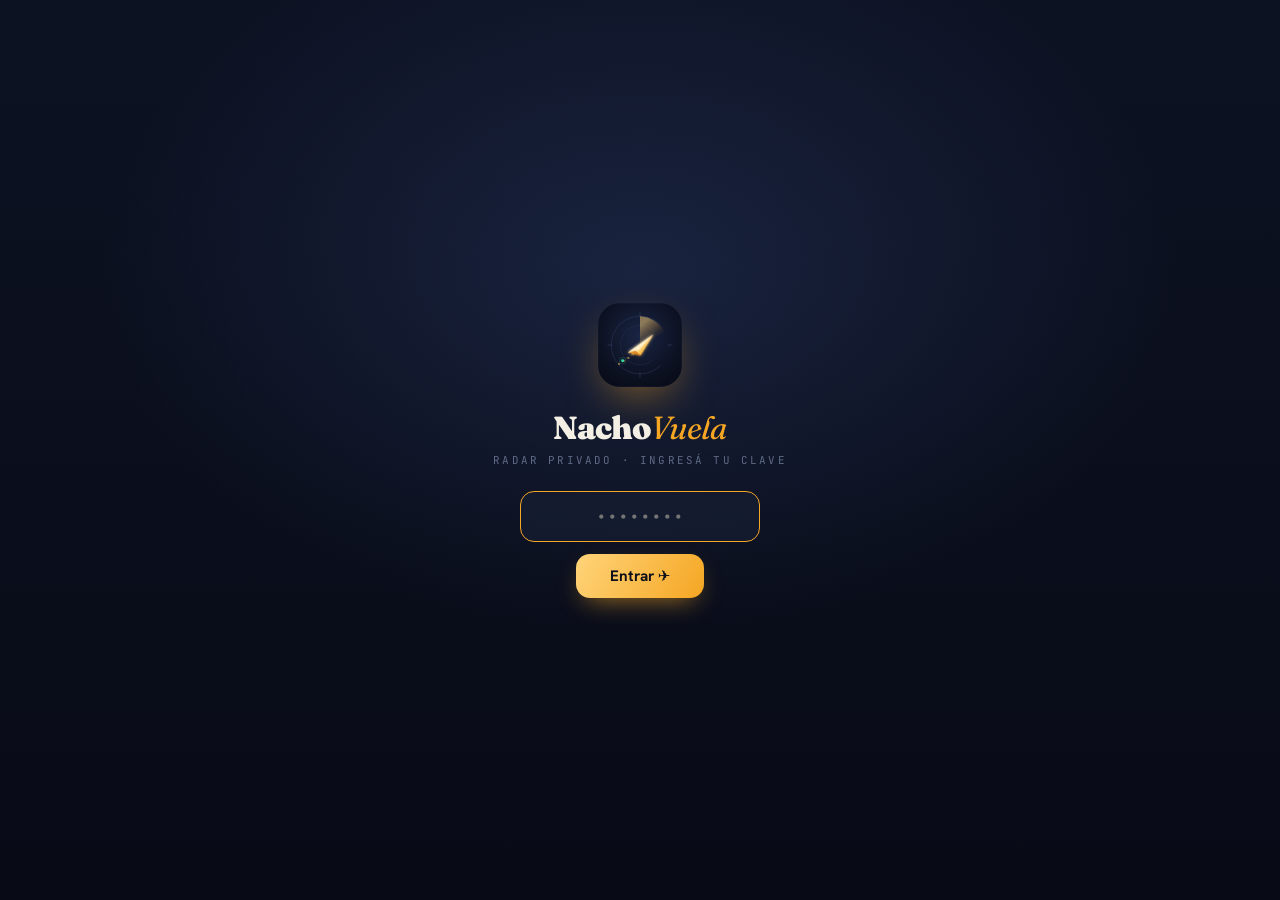
<file: index.html>
<!doctype html>
<html lang="es">
<head>
<meta charset="utf-8">
<meta name="viewport" content="width=device-width, initial-scale=1, viewport-fit=cover">
<meta name="theme-color" content="#070a13">
<title>NachoVuela — la terminal</title>
<link rel="manifest" href="manifest.webmanifest">
<link rel="icon" href="assets/logo-mark.svg">
<link rel="apple-touch-icon" href="assets/logo-mark.svg">
<meta name="apple-mobile-web-app-capable" content="yes">
<meta name="apple-mobile-web-app-status-bar-style" content="black-translucent">
<meta name="apple-mobile-web-app-title" content="NachoVuela">
<link rel="preconnect" href="https://fonts.googleapis.com">
<link rel="preconnect" href="https://fonts.gstatic.com" crossorigin>
<link href="https://fonts.googleapis.com/css2?family=Fraunces:opsz,wght@9..144,400;9..144,600;9..144,900&family=Hanken+Grotesk:wght@400;500;600;700&family=JetBrains+Mono:wght@500;700;800&display=swap" rel="stylesheet">
<link rel="stylesheet" href="styles.css">
<link rel="stylesheet" href="mundo/mundo.css">
</head>
<body class="mundo">

<!-- Puerta de entrada -->
<div class="lock" id="lock" hidden>
  <div class="lock__box">
    <img src="assets/logo-mark.svg" alt="" width="84" height="84" class="lock__logo">
    <div class="lock__name">Nacho<em>Vuela</em></div>
    <p class="lock__sub">radar privado · ingresá tu clave</p>
    <form id="lockForm" autocomplete="off">
      <input type="password" id="lockPin" class="lock__input" placeholder="••••••••" inputmode="text" autocomplete="off">
      <button type="submit" class="lock__btn">Entrar ✈</button>
    </form>
    <p class="lock__err" id="lockErr" hidden>Clave incorrecta, probá de nuevo</p>
  </div>
</div>

<!-- El mundo 3D: la terminal vista desde la butaca de Nacho -->
<canvas id="mundo3d" aria-hidden="true"></canvas>

<!-- Paneles de las estaciones, proyectados sobre el 3D -->
<div id="estaciones"></div>

<!-- La visera de tu gorra: asoma arriba, como en primera persona -->
<div id="visera" aria-hidden="true">
  <svg viewBox="0 0 900 120" preserveAspectRatio="none">
    <defs><linearGradient id="vg" x1="0" x2="0" y1="0" y2="1"><stop offset="0" stop-color="#1c2b55"/><stop offset="1" stop-color="#0d1530"/></linearGradient></defs>
    <path d="M0,0 H900 V38 C760,118 140,118 0,38 Z" fill="url(#vg)"/>
    <path d="M40,40 C220,104 680,104 860,40" fill="none" stroke="#f5a623" stroke-width="3" stroke-dasharray="6 6" opacity=".55"/>
    <text x="450" y="80" text-anchor="middle" font-family="Fraunces,Georgia,serif" font-weight="900" font-size="30" fill="#f3efe4" opacity=".85">Nacho<tspan fill="#ffd479" font-style="italic">Vuela</tspan></text>
  </svg>
</div>

<!-- HUD -->
<a class="hud hud--marca" href="#" id="hudTop"><img src="assets/logo-mark.svg" alt=""><b>Nacho<em>Vuela</em></b></a>
<div class="hud hud--estado" id="hudEstado"><i></i><span>cargando…</span></div>
<!-- Tres paradas y una sola salida. Llegadas pasó a ser la pestaña "Vueltas"
     del Tablero y el Histórico vive ahora en la ficha de cada destino. -->
<nav class="brujula" id="brujula" aria-label="Estaciones">
  <button data-est="mac">💻 Buscar</button>
  <button data-est="partidas">🛫 Tablero</button>
  <button data-est="mostrador">📰 Revistas</button>
  <button class="volver" data-est="" title="Volver a mirar alrededor (Esc)">↩ Salir</button>
</nav>
<div class="hud hud--pista" id="hudPista">movete con el mouse para mirar · scrolleá o hacé clic para acercarte</div>

<!-- Hoja reutilizada de la app: Armador y fichas de destino -->
<div class="sheet" id="sheet" aria-hidden="true">
  <div class="sheet__backdrop" data-close></div>
  <div class="sheet__panel" role="dialog" aria-modal="true">
    <button class="sheet__close" data-close aria-label="Cerrar">✕</button>
    <div class="sheet__body" id="sheetBody"></div>
  </div>
</div>

<script>window.NV_CINE = true;</script>
<script src="app.js"></script>
<script src="mundo/camara.js"></script>
<script src="mundo/estaciones.js"></script>
<script src="mundo/estaciones/mac.js"></script>
<script src="mundo/estaciones/carteles.js"></script>
<script src="mundo/estaciones/mostrador.js"></script>
<script type="module" src="mundo/terminal3d.js"></script>
<script src="mundo/arranque.js"></script>
</body>
</html>
</file>
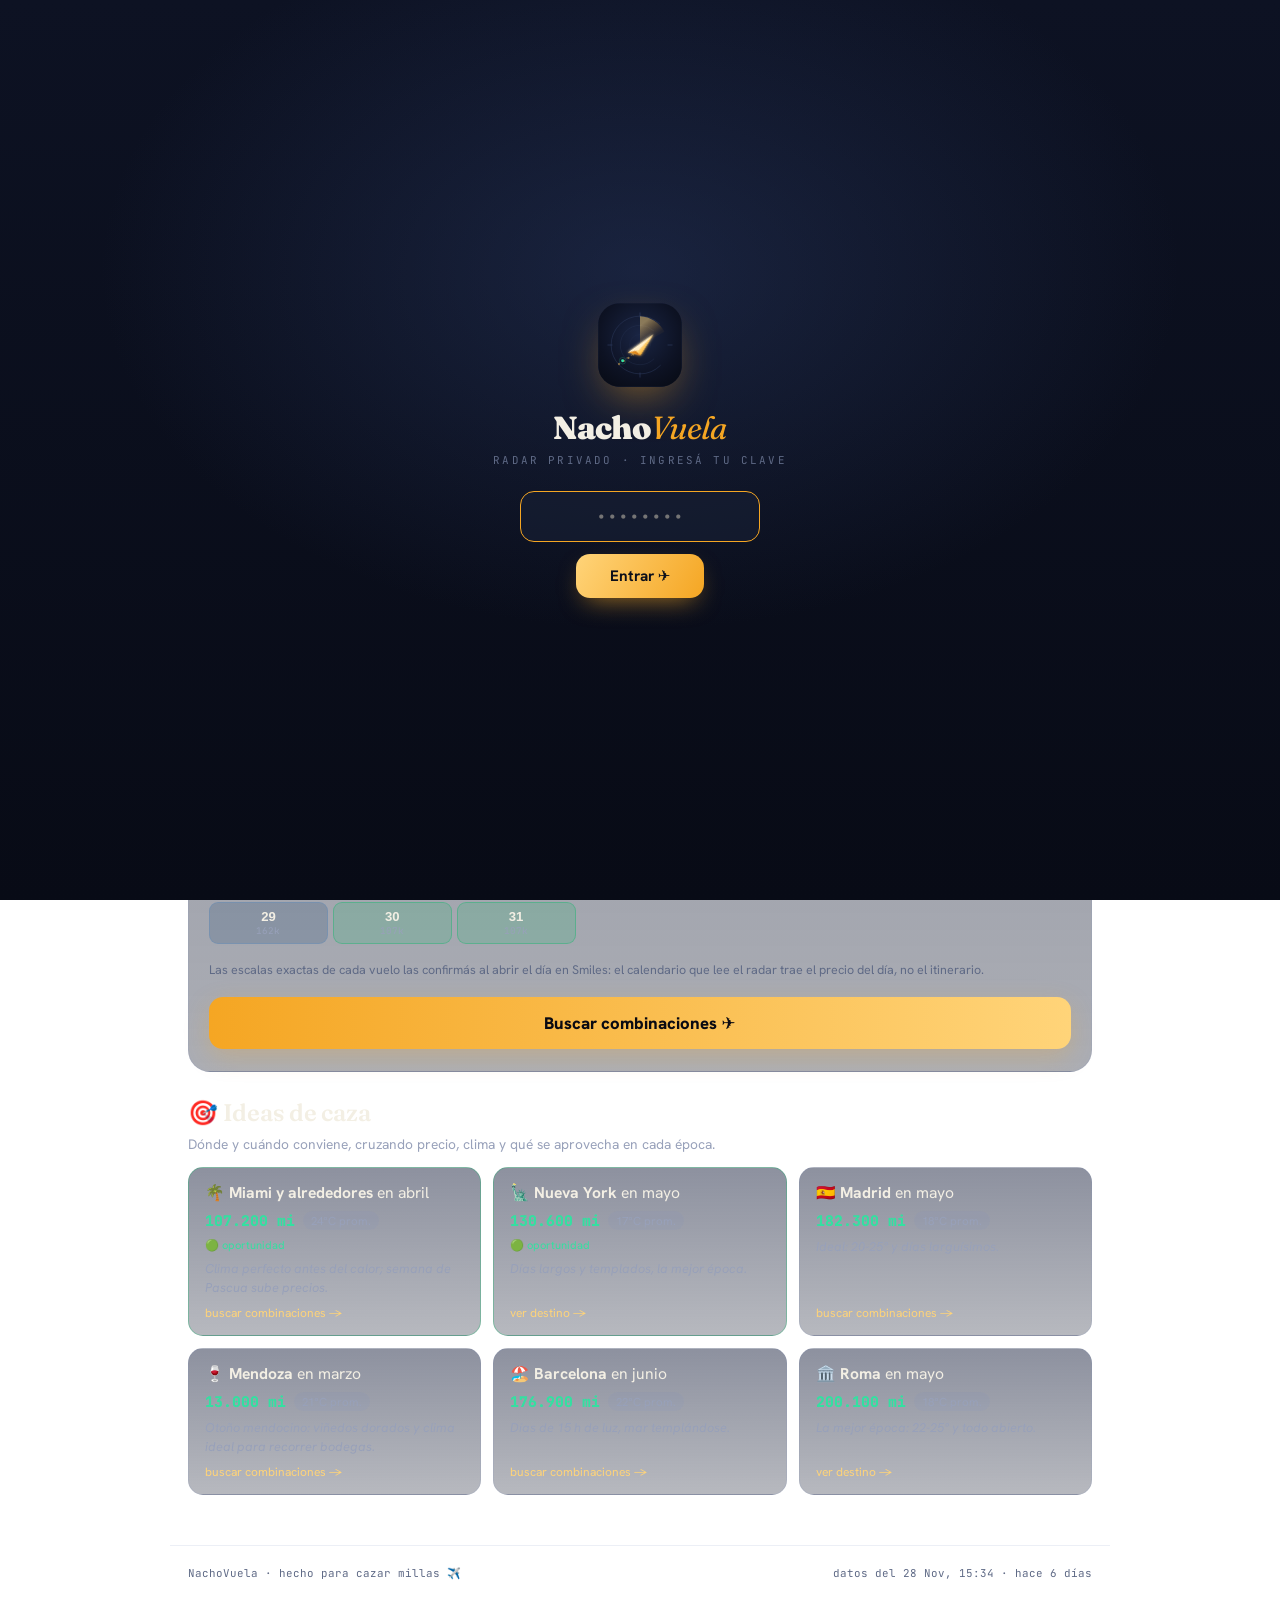
<file: app-clasica.html>
<!doctype html>
<html lang="es">
<head>
<meta charset="utf-8">
<meta name="viewport" content="width=device-width, initial-scale=1, viewport-fit=cover">
<meta name="theme-color" content="#080b16">
<title>NachoVuela — tu radar de vuelos</title>
<link rel="manifest" href="manifest.webmanifest">
<link rel="icon" href="assets/logo-mark.svg">
<link rel="apple-touch-icon" href="assets/logo-mark.svg">
<meta name="apple-mobile-web-app-capable" content="yes">
<meta name="apple-mobile-web-app-status-bar-style" content="black-translucent">
<meta name="apple-mobile-web-app-title" content="NachoVuela">
<link rel="preconnect" href="https://fonts.googleapis.com">
<link rel="preconnect" href="https://fonts.gstatic.com" crossorigin>
<link href="https://fonts.googleapis.com/css2?family=Fraunces:opsz,wght@9..144,400;9..144,600;9..144,900&family=Hanken+Grotesk:wght@400;500;600;700&family=JetBrains+Mono:wght@500;700;800&display=swap" rel="stylesheet">
<link rel="stylesheet" href="styles.css">
</head>
<body>
<div class="grain" aria-hidden="true"></div>

<!-- Pantalla de ingreso -->
<div class="lock" id="lock" hidden>
  <div class="lock__box">
    <img src="assets/logo-mark.svg" alt="" width="84" height="84" class="lock__logo">
    <div class="lock__name">Nacho<em>Vuela</em></div>
    <p class="lock__sub">radar privado · ingresá tu clave</p>
    <form id="lockForm" autocomplete="off">
      <input type="password" id="lockPin" class="lock__input" placeholder="••••••••" inputmode="text" autocomplete="off">
      <button type="submit" class="lock__btn">Entrar ✈</button>
    </form>
    <p class="lock__err" id="lockErr" hidden>Clave incorrecta, probá de nuevo</p>
  </div>
</div>

<header class="topbar">
  <div class="brand">
    <img src="assets/logo-mark.svg" alt="" class="brand__mark" width="40" height="40">
    <div class="brand__text">
      <span class="brand__name">Nacho<em>Vuela</em></span>
      <span class="brand__tag">radar de oportunidades</span>
    </div>
  </div>
  <div class="topbar__status" id="scanStatus">
    <span class="pulse"></span>
    <span id="scanStatusText">cargando…</span>
  </div>
</header>

<nav class="tabs" id="tabs">
  <button class="tab is-active" data-view="buscar">Buscar</button>
  <button class="tab" data-view="vueltas">Vueltas</button>
  <button class="tab" data-view="radar">Radar</button>
  <button class="tab" data-view="destinos">Destinos</button>
</nav>

<main id="app">
  <!-- BUSCAR (inicio) -->
  <section class="view is-active" id="view-buscar">
    <div class="finder">
      <div class="finder__head">
        <h1 class="finder__title">¿A dónde cazamos?</h1>
        <p class="finder__sub">Armá tu viaje: elegí destino, cuándo salir y cuántas noches. Te muestro las mejores combinaciones ida + vuelta en millas.</p>
        <button class="finder__edit" id="editTripsBtn" type="button">✏️ Configurar qué rastrillar</button>
      </div>
      <form class="finder__form" id="finderForm" autocomplete="off">
        <label class="fld">
          <span class="fld__lbl">Destino</span>
          <select class="fld__in" id="fDest"></select>
        </label>

        <label class="fld">
          <span class="fld__lbl">Salir desde</span>
          <select class="fld__in" id="fOrig"></select>
        </label>

        <label class="fld">
          <span class="fld__lbl">Mes de salida</span>
          <select class="fld__in" id="fMes"></select>
        </label>

        <div class="fld fld--range">
          <span class="fld__lbl">Días de viaje (noches)</span>
          <div class="rangebox">
            <input type="number" class="fld__in fld__num" id="fNochesMin" min="1" max="120" value="10" inputmode="numeric">
            <span class="rangebox__to">a</span>
            <input type="number" class="fld__in fld__num" id="fNochesMax" min="1" max="120" value="20" inputmode="numeric">
            <span class="rangebox__u">noches</span>
          </div>
        </div>

        <div class="fld fld--full">
          <span class="fld__lbl">Salida: ¿algún día en particular?</span>
          <div class="daypick" id="fDiasIda"></div>
        </div>

        <!-- El selector "evitar conexión por Brasil" se fue el 8-sep-2026: filtraba
             por fuente==='gol' fuera de Brasil y eso no pasa nunca (los 4 días con
             fuente gol de busqueda.json son vuelos a Brasil, donde GOL opera el
             vuelo). Prometía algo que no podía cumplir. -->
        <div class="fld fld--full">
          <p class="fld__hint">Las escalas exactas de cada vuelo las confirmás al abrir el día en Smiles: el calendario que lee el radar trae el precio del día, no el itinerario.</p>
        </div>

        <button type="submit" class="finder__go" id="fGo">Buscar combinaciones ✈</button>
      </form>
    </div>

    <div class="results" id="finderResults"></div>
    <div id="ideasWrap"></div>
  </section>

  <!-- VUELTAS (solo regreso → EZE) -->
  <section class="view" id="view-vueltas">
    <div class="finder__head">
      <h1 class="finder__title">Cazar la vuelta primero</h1>
      <p class="finder__sub">A veces la vuelta regalada aparece antes que la ida. Elegí destino y mes de regreso, y mirá los días más baratos volviendo a Ezeiza.</p>
    </div>
    <div class="vueltas__form" id="vueltasForm">
      <label class="fld">
        <span class="fld__lbl">Volver desde</span>
        <select class="fld__in" id="vDest"></select>
      </label>
      <label class="fld">
        <span class="fld__lbl">Mes de regreso</span>
        <select class="fld__in" id="vMes"></select>
      </label>
    </div>
    <div class="results" id="vueltasResults"></div>
  </section>

  <!-- RADAR -->
  <section class="view" id="view-radar">
    <div class="hero">
      <div class="hero__radar" aria-hidden="true">
        <div class="radar-ring r1"></div>
        <div class="radar-ring r2"></div>
        <div class="radar-ring r3"></div>
        <div class="radar-sweep"></div>
        <div class="radar-cross v"></div>
        <div class="radar-cross h"></div>
      </div>
      <div class="hero__content" id="heroTop">
        <p class="hero__kicker">mejor oportunidad ahora</p>
        <div class="hero__skeleton">Rastreando el cielo…</div>
      </div>
    </div>

    <div class="statstrip" id="statStrip"></div>

    <div class="section-head">
      <h2>Radar de rutas</h2>
      <div class="filters" id="radarFilters">
        <button class="chip-filter is-active" data-flt="todos">Todas</button>
        <button class="chip-filter" data-flt="oportunidad">🟢 Oportunidades</button>
        <button class="chip-filter" data-flt="eeuu">EE.UU.</button>
        <button class="chip-filter" data-flt="europa">Europa</button>
      </div>
    </div>
    <div class="cards" id="radarCards"></div>
    <div id="ofertasWrap"></div>
  </section>

  <!-- DESTINOS -->
  <section class="view" id="view-destinos">
    <div class="section-head"><h2>Explorar destinos</h2>
      <p class="section-sub">Precios promedio, temporada alta y clima — busques o no un viaje puntual.</p>
    </div>
    <div class="dest-grid" id="destGrid"></div>
  </section>
</main>

<div class="sheet" id="sheet" aria-hidden="true">
  <div class="sheet__backdrop" data-close></div>
  <div class="sheet__panel" role="dialog" aria-modal="true">
    <button class="sheet__close" data-close aria-label="Cerrar">✕</button>
    <div class="sheet__body" id="sheetBody"></div>
  </div>
</div>

<footer class="foot">
  <span>NachoVuela · hecho para cazar millas ✈️</span>
  <span id="footScan"></span>
</footer>

<script src="app.js"></script>
</body>
</html>
</file>
<file: styles.css>
/* ============ NachoVuela · sala de control nocturna ============ */
:root{
  --bg:#080b16;
  --bg-2:#0d1223;
  --panel:rgba(23,31,52,.62);
  --panel-solid:#141b30;
  --line:rgba(120,140,190,.14);
  --line-strong:rgba(120,140,190,.28);
  --ink:#f3efe4;
  --ink-dim:#98a1ba;
  --ink-faint:#5f6a86;
  --amber:#f5a623;
  --amber-lt:#ffd479;
  --green:#34e0a1;
  --green-deep:#0f7a56;
  --red:#ff5a6e;
  --blue:#6ea8ff;
  --shadow:0 24px 60px -24px rgba(0,0,0,.7);
  --r:20px;
  --mono:'JetBrains Mono',ui-monospace,Menlo,monospace;
  --serif:'Fraunces',Georgia,serif;
  --sans:'Hanken Grotesk',system-ui,sans-serif;
}
*{box-sizing:border-box;margin:0;padding:0}
html{-webkit-text-size-adjust:100%}
body{
  font-family:var(--sans);
  color:var(--ink);
  background:
    radial-gradient(1100px 720px at 78% -8%, rgba(46,64,110,.35) 0%, transparent 60%),
    radial-gradient(900px 600px at 12% 4%, rgba(245,166,35,.10) 0%, transparent 55%),
    radial-gradient(1200px 900px at 50% 120%, rgba(52,224,161,.08) 0%, transparent 60%),
    linear-gradient(180deg,var(--bg-2),var(--bg));
  background-attachment:fixed;
  min-height:100vh;
  padding-bottom:70px;
  -webkit-font-smoothing:antialiased;
}
.grain{position:fixed;inset:0;pointer-events:none;z-index:1;opacity:.05;mix-blend-mode:overlay;
  background-image:url("data:image/svg+xml,%3Csvg xmlns='http://www.w3.org/2000/svg' width='140' height='140'%3E%3Cfilter id='n'%3E%3CfeTurbulence type='fractalNoise' baseFrequency='.85' numOctaves='3'/%3E%3C/filter%3E%3Crect width='100%25' height='100%25' filter='url(%23n)'/%3E%3C/svg%3E");}

/* ---------- Topbar ---------- */
.topbar{position:sticky;top:0;z-index:20;display:flex;align-items:center;justify-content:space-between;
  gap:12px;padding:14px 18px calc(14px);
  background:linear-gradient(180deg,rgba(8,11,22,.92),rgba(8,11,22,.55));
  backdrop-filter:blur(14px);-webkit-backdrop-filter:blur(14px);
  border-bottom:1px solid var(--line);padding-top:max(14px,env(safe-area-inset-top));}
.brand{display:flex;align-items:center;gap:12px}
.brand__mark{border-radius:11px;box-shadow:0 6px 18px -6px rgba(245,166,35,.5)}
.brand__text{display:flex;flex-direction:column;line-height:1}
.brand__name{font-family:var(--serif);font-weight:900;font-size:1.35rem;letter-spacing:-.02em}
.brand__name em{font-style:italic;font-weight:400;color:var(--amber)}
.brand__tag{font-size:.62rem;letter-spacing:.24em;text-transform:uppercase;color:var(--ink-faint);margin-top:3px}
.topbar__status{display:flex;align-items:center;gap:7px;font-family:var(--mono);font-size:.68rem;
  color:var(--ink-dim);background:var(--panel);border:1px solid var(--line);padding:6px 10px;border-radius:999px;white-space:nowrap}
.pulse{width:7px;height:7px;border-radius:50%;background:var(--green);box-shadow:0 0 0 0 rgba(52,224,161,.6);animation:pulse 2s infinite}
@keyframes pulse{0%{box-shadow:0 0 0 0 rgba(52,224,161,.55)}70%{box-shadow:0 0 0 8px rgba(52,224,161,0)}100%{box-shadow:0 0 0 0 rgba(52,224,161,0)}}

/* ---------- Tabs ---------- */
.tabs{position:sticky;top:66px;z-index:19;display:flex;gap:6px;padding:12px 18px;
  background:linear-gradient(180deg,rgba(8,11,22,.8),transparent);backdrop-filter:blur(6px)}
.tab{font-family:var(--sans);font-weight:600;font-size:.9rem;color:var(--ink-dim);
  background:var(--panel);border:1px solid var(--line);padding:9px 18px;border-radius:999px;cursor:pointer;transition:.2s}
.tab:hover{color:var(--ink);border-color:var(--line-strong)}
.tab.is-active{color:#0c0f1a;background:linear-gradient(120deg,var(--amber-lt),var(--amber));border-color:transparent;box-shadow:0 8px 20px -8px rgba(245,166,35,.6)}

/* ---------- Views ---------- */
main{position:relative;z-index:2;max-width:940px;margin:0 auto;padding:6px 18px 30px}
.view{display:none;animation:fade .4s ease}
.view.is-active{display:block}
@keyframes fade{from{opacity:0;transform:translateY(8px)}to{opacity:1;transform:none}}

/* ---------- Hero radar ---------- */
.hero{position:relative;overflow:hidden;border-radius:26px;border:1px solid var(--line-strong);
  background:linear-gradient(135deg,rgba(20,27,48,.9),rgba(10,14,26,.94));
  padding:26px;min-height:210px;display:flex;align-items:center;box-shadow:var(--shadow);margin-top:6px}
.hero__radar{position:absolute;right:-70px;top:50%;transform:translateY(-50%);width:340px;height:340px;opacity:.6}
.radar-ring{position:absolute;inset:0;margin:auto;border:1px solid var(--line-strong);border-radius:50%}
.r1{width:340px;height:340px}.r2{width:230px;height:230px}.r3{width:120px;height:120px}
.radar-cross{position:absolute;inset:0;margin:auto;background:var(--line)}
.radar-cross.v{width:1px;height:340px}.radar-cross.h{width:340px;height:1px}
.radar-sweep{position:absolute;inset:0;margin:auto;width:340px;height:340px;border-radius:50%;
  background:conic-gradient(from 0deg,rgba(245,166,35,.42),rgba(245,166,35,0) 60deg,transparent 360deg);
  animation:spin 4.6s linear infinite}
@keyframes spin{to{transform:rotate(360deg)}}
.hero__content{position:relative;z-index:2;max-width:70%}
.hero__kicker{font-family:var(--mono);font-size:.68rem;letter-spacing:.2em;text-transform:uppercase;color:var(--amber);margin-bottom:10px}
.hero__skeleton{font-family:var(--serif);font-style:italic;color:var(--ink-dim);font-size:1.2rem}
.hero__route{font-family:var(--serif);font-weight:600;font-size:1.9rem;line-height:1.04;letter-spacing:-.02em;margin-bottom:4px}
.hero__route .emoji{font-style:normal}
.hero__sub{color:var(--ink-dim);font-size:.9rem;margin-bottom:16px}
.hero__price{display:flex;align-items:baseline;gap:10px;flex-wrap:wrap}
.hero__miles{font-family:var(--mono);font-weight:800;font-size:2.5rem;color:var(--amber-lt);letter-spacing:-.03em;line-height:1}
.hero__miles small{font-size:.9rem;color:var(--ink-dim);font-weight:500;letter-spacing:0}
.hero__cta{margin-top:18px;display:inline-flex;align-items:center;gap:8px;font-weight:700;font-size:.9rem;
  color:#0c0f1a;background:linear-gradient(120deg,var(--amber-lt),var(--amber));padding:11px 18px;border-radius:12px;
  text-decoration:none;box-shadow:0 10px 24px -10px rgba(245,166,35,.7);transition:.2s}
.hero__cta:hover{transform:translateY(-2px)}

/* ---------- Stat strip ---------- */
.statstrip{display:grid;grid-template-columns:repeat(4,1fr);gap:10px;margin:16px 0 6px}
.stat{background:var(--panel);border:1px solid var(--line);border-radius:16px;padding:13px 14px;text-align:center}
.stat b{display:block;font-family:var(--mono);font-weight:800;font-size:1.4rem;color:var(--ink)}
.stat span{font-size:.64rem;letter-spacing:.1em;text-transform:uppercase;color:var(--ink-faint)}
.stat.op b{color:var(--green)}
@media(max-width:560px){.statstrip{grid-template-columns:repeat(2,1fr)}}

/* ---------- Section head ---------- */
.section-head{display:flex;align-items:center;justify-content:space-between;gap:12px;flex-wrap:wrap;margin:30px 0 14px}
.section-head h2{font-family:var(--serif);font-weight:600;font-size:1.5rem;letter-spacing:-.01em}
.section-sub{flex-basis:100%;color:var(--ink-dim);font-size:.86rem;margin-top:-4px}
.filters{display:flex;gap:6px;flex-wrap:wrap}
.chip-filter{font-family:var(--sans);font-size:.76rem;font-weight:600;color:var(--ink-dim);
  background:transparent;border:1px solid var(--line-strong);padding:6px 12px;border-radius:999px;cursor:pointer;transition:.15s}
.chip-filter:hover{color:var(--ink)}
.chip-filter.is-active{color:var(--ink);background:var(--panel);border-color:var(--amber)}

/* ---------- Cards ---------- */
.cards{display:grid;grid-template-columns:repeat(auto-fill,minmax(280px,1fr));gap:14px}
.card{position:relative;background:var(--panel);border:1px solid var(--line);border-radius:var(--r);
  padding:18px;backdrop-filter:blur(10px);transition:.22s;overflow:hidden}
.card:hover{border-color:var(--line-strong);transform:translateY(-3px);box-shadow:var(--shadow)}
.card.lvl-oportunidad{border-color:rgba(52,224,161,.5);box-shadow:0 0 0 1px rgba(52,224,161,.25),0 20px 40px -22px rgba(52,224,161,.5)}
.card.lvl-oportunidad::before{content:"";position:absolute;inset:0;background:radial-gradient(300px 140px at 90% -10%,rgba(52,224,161,.16),transparent 70%);pointer-events:none}
.card__top{display:flex;justify-content:space-between;align-items:flex-start;gap:10px;margin-bottom:14px}
.card__dest{font-family:var(--serif);font-weight:600;font-size:1.25rem;line-height:1.05;letter-spacing:-.01em}
.card__dest .emoji{font-family:var(--sans)}
.card__air{font-family:var(--mono);font-size:.7rem;color:var(--ink-dim);margin-top:5px;display:flex;align-items:center;gap:6px}
.card__air .arw{color:var(--amber)}
.semaforo{font-family:var(--mono);font-size:.62rem;font-weight:700;letter-spacing:.06em;text-transform:uppercase;
  padding:5px 9px;border-radius:8px;white-space:nowrap;display:inline-flex;align-items:center;gap:5px}
.semaforo.oportunidad{color:var(--green);background:rgba(52,224,161,.12);border:1px solid rgba(52,224,161,.4)}
.semaforo.bueno{color:#bfe9d4;background:rgba(52,224,161,.07);border:1px solid rgba(52,224,161,.2)}
.semaforo.normal{color:var(--ink-dim);background:rgba(120,140,190,.08);border:1px solid var(--line)}
.semaforo.caro{color:var(--red);background:rgba(255,90,110,.1);border:1px solid rgba(255,90,110,.3)}
.card__price{display:flex;align-items:baseline;gap:8px;margin:4px 0 3px}
.card__miles{font-family:var(--mono);font-weight:800;font-size:1.9rem;letter-spacing:-.03em;color:var(--ink)}
.card__miles.op{color:var(--green)}
.card__unit{font-size:.72rem;color:var(--ink-faint);font-family:var(--mono)}
.card__when{font-size:.82rem;color:var(--ink-dim);margin-bottom:12px}
.card__when b{color:var(--ink);font-weight:600}
.card__motivo{font-size:.76rem;color:var(--green);margin-bottom:12px;line-height:1.35}

/* Quartile meter */
.meter{margin:12px 0}
.meter__bar{display:flex;height:7px;border-radius:6px;overflow:hidden;gap:2px}
.meter__seg{flex:1;background:rgba(120,140,190,.14);border-radius:2px;transition:.3s}
.meter__seg.on1{background:var(--green)}
.meter__seg.on2{background:#a9e34b}
.meter__seg.on3{background:var(--amber)}
.meter__seg.on4{background:var(--red)}
.meter__lbl{display:flex;justify-content:space-between;font-family:var(--mono);font-size:.6rem;color:var(--ink-faint);margin-top:6px}

.card__actions{display:flex;gap:8px;margin-top:14px}
.btn{flex:1;text-align:center;font-family:var(--sans);font-weight:600;font-size:.82rem;padding:10px;border-radius:11px;
  cursor:pointer;text-decoration:none;transition:.18s;border:1px solid var(--line-strong);color:var(--ink);background:transparent}
.btn:hover{border-color:var(--amber);color:var(--amber-lt)}
.btn--go{border:none;color:#0c0f1a;background:linear-gradient(120deg,var(--amber-lt),var(--amber))}
.btn--go:hover{color:#0c0f1a;transform:translateY(-1px)}

/* Month mini-calendar (expand) */
.monthcal{margin-top:14px;padding-top:14px;border-top:1px dashed var(--line-strong);display:none}
.monthcal.open{display:block;animation:fade .3s}
.monthcal__grid{display:grid;grid-template-columns:repeat(7,1fr);gap:3px}
.dcell{aspect-ratio:1;border-radius:6px;display:flex;flex-direction:column;align-items:center;justify-content:center;
  font-family:var(--mono);font-size:.58rem;color:var(--ink-faint);background:rgba(120,140,190,.06)}
.dcell.has{color:var(--ink)}
.dcell.q1{background:rgba(52,224,161,.22);color:#daffee}
.dcell.q2{background:rgba(169,227,75,.16)}
.dcell.q3{background:rgba(245,166,35,.16)}
.dcell.q4{background:rgba(255,90,110,.16)}
.dcell .dm{font-size:.5rem;opacity:.75}
.dow{font-family:var(--mono);font-size:.55rem;color:var(--ink-faint);text-align:center;padding-bottom:3px}

/* ---------- Viajes ---------- */
.viaje{background:var(--panel);border:1px solid var(--line);border-radius:var(--r);padding:20px;margin-bottom:16px}
.viaje__head{display:flex;justify-content:space-between;align-items:baseline;flex-wrap:wrap;gap:8px;margin-bottom:6px}
.viaje__name{font-family:var(--serif);font-weight:600;font-size:1.4rem}
.viaje__meta{font-family:var(--mono);font-size:.72rem;color:var(--ink-dim)}
.viaje__notas{font-size:.84rem;color:var(--ink-dim);font-style:italic;margin-bottom:14px}
.viaje__best{display:grid;grid-template-columns:repeat(auto-fill,minmax(150px,1fr));gap:10px}
.bestcell{background:rgba(120,140,190,.06);border:1px solid var(--line);border-radius:14px;padding:12px;cursor:pointer;transition:.18s}
.bestcell:hover{border-color:var(--amber)}
.bestcell.op{border-color:rgba(52,224,161,.4)}
.bestcell__d{font-weight:600;font-size:.92rem;margin-bottom:3px}
.bestcell__m{font-family:var(--mono);font-size:1.1rem;font-weight:800;color:var(--amber-lt)}
.bestcell__m.op{color:var(--green)}
.bestcell__w{font-size:.7rem;color:var(--ink-faint);font-family:var(--mono);margin-top:2px}

/* ---------- Destinos ---------- */
.dest-grid{display:grid;grid-template-columns:repeat(auto-fill,minmax(160px,1fr));gap:12px}
.destcard{position:relative;overflow:hidden;background:var(--panel);border:1px solid var(--line);border-radius:18px;
  padding:16px;cursor:pointer;transition:.2s;min-height:120px;display:flex;flex-direction:column;justify-content:space-between}
.destcard:hover{transform:translateY(-3px);border-color:var(--line-strong);box-shadow:var(--shadow)}
.destcard__emoji{font-size:1.9rem;line-height:1}
.destcard__name{font-family:var(--serif);font-weight:600;font-size:1.15rem;line-height:1.05;margin-top:8px}
.destcard__pais{font-size:.72rem;color:var(--ink-faint);font-family:var(--mono);text-transform:uppercase;letter-spacing:.1em}
.destcard__badge{position:absolute;top:12px;right:12px;font-family:var(--mono);font-size:.6rem;font-weight:700;
  padding:4px 8px;border-radius:7px;color:var(--green);background:rgba(52,224,161,.12);border:1px solid rgba(52,224,161,.3)}

/* ---------- Sheet ---------- */
.sheet{position:fixed;inset:0;z-index:40;display:none}
.sheet.open{display:block}
.sheet__backdrop{position:absolute;inset:0;background:rgba(4,6,12,.72);backdrop-filter:blur(4px);animation:fade .25s}
.sheet__panel{position:absolute;left:50%;bottom:0;transform:translateX(-50%);width:min(680px,100%);
  max-height:90vh;overflow-y:auto;background:linear-gradient(180deg,var(--panel-solid),#0e1424);
  border:1px solid var(--line-strong);border-radius:26px 26px 0 0;padding:24px 22px calc(30px + env(safe-area-inset-bottom));
  box-shadow:0 -30px 80px -30px rgba(0,0,0,.8);animation:sheetUp .34s cubic-bezier(.2,.9,.25,1)}
@keyframes sheetUp{from{transform:translate(-50%,100%)}to{transform:translate(-50%,0)}}
.sheet__close{position:absolute;top:16px;right:16px;width:34px;height:34px;border-radius:50%;border:1px solid var(--line);
  background:var(--panel);color:var(--ink);cursor:pointer;font-size:.9rem}
.sheet__title{font-family:var(--serif);font-weight:600;font-size:1.7rem;letter-spacing:-.01em;padding-right:40px}
.sheet__pais{font-family:var(--mono);font-size:.72rem;color:var(--ink-dim);text-transform:uppercase;letter-spacing:.14em;margin:4px 0 18px}
.block{margin:22px 0}
.block h3{font-family:var(--sans);font-weight:700;font-size:.78rem;letter-spacing:.14em;text-transform:uppercase;color:var(--amber);margin-bottom:12px}

/* climate chart */
.chart{width:100%;height:170px}
.chart-legend{display:flex;gap:16px;font-family:var(--mono);font-size:.68rem;color:var(--ink-dim);margin-top:6px}
.chart-legend i{display:inline-block;width:10px;height:10px;border-radius:3px;margin-right:5px;vertical-align:middle}

/* price by month bars */
.pbm{display:grid;grid-template-columns:repeat(12,1fr);gap:4px;align-items:end;height:120px}
.pbm__col{display:flex;flex-direction:column;align-items:center;justify-content:flex-end;height:100%;gap:4px}
.pbm__bar{width:100%;border-radius:4px 4px 0 0;background:linear-gradient(180deg,var(--amber),rgba(245,166,35,.3));min-height:3px;transition:.3s}
.pbm__bar.op{background:linear-gradient(180deg,var(--green),rgba(52,224,161,.3))}
.pbm__bar.none{background:rgba(120,140,190,.1)}
.pbm__m{font-family:var(--mono);font-size:.54rem;color:var(--ink-faint)}
.pbm__v{font-family:var(--mono);font-size:.5rem;color:var(--ink-dim)}
.hint{font-size:.8rem;color:var(--ink-dim);line-height:1.5}
.hint b{color:var(--amber-lt)}
.tempbadge{display:inline-block;font-family:var(--mono);font-size:.72rem;color:var(--ink);background:rgba(120,140,190,.1);
  border:1px solid var(--line);border-radius:8px;padding:5px 9px;margin:3px 4px 0 0}

.empty{text-align:center;color:var(--ink-faint);padding:40px 20px;font-style:italic}

/* ---------- Lock screen ---------- */
.lock{position:fixed;inset:0;z-index:100;display:flex;align-items:center;justify-content:center;
  background:radial-gradient(900px 600px at 50% 30%,rgba(46,64,110,.4) 0%,transparent 60%),linear-gradient(180deg,var(--bg-2),var(--bg))}
.lock[hidden]{display:none}
.lock__box{text-align:center;padding:30px;animation:fade .5s}
.lock__logo{border-radius:22px;box-shadow:0 16px 44px -12px rgba(245,166,35,.55);margin-bottom:16px}
.lock__name{font-family:var(--serif);font-weight:900;font-size:2rem;letter-spacing:-.02em}
.lock__name em{font-style:italic;font-weight:400;color:var(--amber)}
.lock__sub{font-family:var(--mono);font-size:.68rem;letter-spacing:.2em;text-transform:uppercase;color:var(--ink-faint);margin:6px 0 24px}
.lock__input{display:block;width:240px;margin:0 auto 12px;text-align:center;font-family:var(--mono);font-size:1.1rem;
  color:var(--ink);background:var(--panel);border:1px solid var(--line-strong);border-radius:14px;padding:13px;outline:none;transition:.2s}
.lock__input:focus{border-color:var(--amber)}
.lock__btn{font-family:var(--sans);font-weight:700;font-size:.95rem;color:#0c0f1a;
  background:linear-gradient(120deg,var(--amber-lt),var(--amber));border:none;border-radius:14px;
  padding:12px 34px;cursor:pointer;box-shadow:0 10px 26px -10px rgba(245,166,35,.7);transition:.2s}
.lock__btn:hover{transform:translateY(-2px)}
.lock__err{color:var(--red);font-size:.82rem;margin-top:14px;animation:shake .4s}
@keyframes shake{0%,100%{transform:none}25%{transform:translateX(-6px)}75%{transform:translateX(6px)}}

/* ---------- Editor de viajes ---------- */
.ed-label{font-family:var(--sans);font-weight:700;font-size:.72rem;letter-spacing:.12em;text-transform:uppercase;color:var(--ink-dim);margin:18px 0 8px;display:block}
.ed-input{width:100%;font-family:var(--sans);font-size:.95rem;color:var(--ink);background:rgba(120,140,190,.07);
  border:1px solid var(--line-strong);border-radius:12px;padding:11px 13px;outline:none;transition:.2s}
.ed-input:focus{border-color:var(--amber)}
.ed-chips{display:flex;flex-wrap:wrap;gap:6px}
.ed-chip{font-family:var(--sans);font-size:.8rem;font-weight:600;color:var(--ink-dim);background:transparent;
  border:1px solid var(--line-strong);padding:7px 13px;border-radius:999px;cursor:pointer;transition:.15s;user-select:none}
.ed-chip.on{color:#0c0f1a;background:linear-gradient(120deg,var(--amber-lt),var(--amber));border-color:transparent}
.ed-save{width:100%;margin-top:22px;font-family:var(--sans);font-weight:700;font-size:.95rem;color:#0c0f1a;
  background:linear-gradient(120deg,var(--amber-lt),var(--amber));border:none;border-radius:14px;padding:14px;cursor:pointer;transition:.2s}
.ed-save:hover{transform:translateY(-1px)}
.ed-steps{background:rgba(52,224,161,.07);border:1px solid rgba(52,224,161,.25);border-radius:14px;padding:14px 16px;margin-top:16px;font-size:.84rem;color:var(--ink-dim);line-height:1.6}
.ed-steps b{color:var(--green)}

/* ---------- Footer ---------- */
.foot{position:relative;z-index:2;max-width:940px;margin:20px auto 0;padding:20px 18px;display:flex;
  justify-content:space-between;flex-wrap:wrap;gap:8px;border-top:1px solid var(--line);
  font-family:var(--mono);font-size:.68rem;color:var(--ink-faint)}

@media(max-width:560px){
  .hero__content{max-width:82%}
  .hero__route{font-size:1.55rem}
  .hero__miles{font-size:2rem}
  .cards{grid-template-columns:1fr}
}

/* ---------- vuelos (detalle con aerolínea/duración/escalas) ---------- */
.card__vuelo{
  font-size:.78rem; color:var(--ink-mid); margin:2px 0 4px;
  font-family:var(--mono);
}
.esc-dir{ color:var(--green); font-weight:700; }
.esc-con{ color:var(--amber-lt); }
.vlist{ display:flex; flex-direction:column; gap:8px; margin-top:10px; }
.vrow{
  display:flex; align-items:center; justify-content:space-between; gap:10px;
  background:var(--panel-2); border:1px solid var(--line);
  border-radius:10px; padding:9px 12px; flex-wrap:wrap;
}
.vrow__air{ font-size:.82rem; min-width:120px; }
.vrow__time{ font-family:var(--mono); font-size:.75rem; color:var(--ink-mid); }
.vrow__tags{ display:flex; gap:10px; align-items:center; font-size:.75rem; }
.vrow__miles{ font-family:var(--mono); font-weight:700; color:var(--ink); }

/* día del calendario que solo tiene opción GOL (fuera de Brasil) */
.dcell.gol{ position:relative; opacity:.72; }
.dcell.gol::after{
  content:'G'; position:absolute; top:2px; right:3px;
  font-size:7px; font-weight:800; color:var(--amber-lt);
  font-family:var(--mono);
}

/* ---------- precio cash (efectivo) + comparación millas vs plata ---------- */
.card__cash{
  font-size:.78rem; color:var(--ink-mid); margin:2px 0 4px;
  font-family:var(--mono);
}
.card__cash b{ color:var(--ink); }
.vs{
  display:flex; align-items:center; justify-content:space-between; gap:12px;
  margin-top:8px;
}
.vs__side{
  flex:1; text-align:center; background:var(--panel-2);
  border:1px solid var(--line); border-radius:12px; padding:14px 8px;
}
.vs__k{ font-family:var(--mono); font-size:1.35rem; font-weight:800; color:var(--ink); }
.vs__u{ font-size:.68rem; color:var(--ink-dim); margin-top:3px; text-transform:uppercase; letter-spacing:.04em; }
.vs__x{ font-family:var(--serif); font-style:italic; color:var(--amber-lt); font-size:1rem; }
.btn--ghost{
  background:transparent; border:1px solid var(--amber); color:var(--amber-lt);
  border-radius:10px; font-weight:600; text-decoration:none;
}

.cash__t{ font-size:.68rem; color:var(--ink-dim); text-transform:uppercase; letter-spacing:.03em; }

/* ================= BUSCADOR ida+vuelta ================= */
.finder{ background:linear-gradient(180deg,rgba(30,40,70,.55),rgba(16,22,42,.35));
  border:1px solid var(--line); border-radius:22px; padding:22px 20px; margin:6px 0 20px; }
.finder__head{ position:relative; margin-bottom:16px; }
.finder__title{ font-family:var(--serif); font-size:1.9rem; font-weight:900; line-height:1.05; }
.finder__sub{ color:var(--ink-dim); margin-top:6px; max-width:52ch; font-size:.95rem; }
.finder__edit{ margin-top:12px; background:rgba(120,140,190,.1); border:1px solid var(--line);
  color:var(--ink-dim); border-radius:999px; padding:7px 14px; font-size:.82rem; cursor:pointer; }
.finder__edit:hover{ color:var(--ink); border-color:var(--amber); }
.finder__form{ display:grid; grid-template-columns:1fr 1fr; gap:14px; }
.fld{ display:flex; flex-direction:column; gap:6px; }
.fld--full,.fld--range{ grid-column:1/-1; }
.fld__lbl{ font-size:.72rem; text-transform:uppercase; letter-spacing:.05em; color:var(--ink-faint); font-weight:700; }
.fld__in{ background:rgba(10,14,28,.65); border:1px solid var(--line); color:var(--ink);
  border-radius:12px; padding:12px 12px; font-size:1rem; font-family:var(--sans); appearance:none; }
.fld__in:focus{ outline:none; border-color:var(--amber); }
select.fld__in{ background-image:url("data:image/svg+xml,%3Csvg xmlns='http://www.w3.org/2000/svg' width='12' height='8' viewBox='0 0 12 8'%3E%3Cpath d='M1 1l5 5 5-5' stroke='%238aa' fill='none' stroke-width='2'/%3E%3C/svg%3E");
  background-repeat:no-repeat; background-position:right 14px center; padding-right:34px; }
.rangebox{ display:flex; align-items:center; gap:10px; }
.fld__num{ width:84px; text-align:center; font-family:var(--mono); font-weight:700; }
.rangebox__to,.rangebox__u{ color:var(--ink-dim); font-size:.9rem; }
.fld__hint{ font-size:.78rem; color:var(--ink-faint); margin-top:4px; line-height:1.4; }
.segbtns{ display:flex; gap:8px; flex-wrap:wrap; }
.segbtn{ background:rgba(10,14,28,.6); border:1px solid var(--line); color:var(--ink-dim);
  border-radius:999px; padding:9px 15px; font-size:.85rem; cursor:pointer; font-family:var(--sans); }
.segbtn.is-active{ background:var(--amber); color:#0a0a12; border-color:var(--amber); font-weight:700; }
.finder__go{ grid-column:1/-1; margin-top:4px; background:linear-gradient(90deg,var(--amber),var(--amber-lt));
  color:#0a0a12; border:none; border-radius:14px; padding:15px; font-size:1.05rem; font-weight:800;
  cursor:pointer; font-family:var(--sans); box-shadow:0 8px 24px rgba(245,166,35,.25); }
.finder__go:active{ transform:translateY(1px); }

/* Calendario de días de ida */
.daygrid{ display:grid; grid-template-columns:repeat(7,1fr); gap:5px; }
.daygrid .dow{ font-size:.62rem; color:var(--ink-faint); text-align:center; font-family:var(--mono); }
.daychip.any{ grid-column:1/-1; background:rgba(10,14,28,.6); border:1px solid var(--line);
  color:var(--ink-dim); border-radius:10px; padding:9px; cursor:pointer; font-size:.85rem; margin-bottom:4px; }
.daychip.any.is-active{ background:var(--amber); color:#0a0a12; border-color:var(--amber); font-weight:700; }
.daycell-empty{ text-align:center; padding:6px 0; color:rgba(120,140,190,.2); font-size:.72rem; font-family:var(--mono); }
.daychip.has{ display:flex; flex-direction:column; align-items:center; gap:1px; background:rgba(40,80,120,.22);
  border:1px solid rgba(80,140,200,.28); color:var(--ink); border-radius:9px; padding:6px 2px; cursor:pointer; }
.daychip.has .dm{ font-size:.58rem; color:var(--ink-dim); font-family:var(--mono); }
.daychip.has span:first-child{ font-size:.82rem; font-weight:700; }
.daychip.has.best{ background:rgba(46,180,120,.22); border-color:rgba(46,180,120,.5); }
.daychip.has.gol{ border-style:dashed; }
.daychip.has.is-active{ background:var(--amber); color:#0a0a12; border-color:var(--amber); }
.daychip.has.is-active .dm{ color:#0a0a12; }

/* Resultados de combinaciones */
.results{ margin-top:4px; }
.res__head h2{ font-family:var(--serif); font-size:1.5rem; font-weight:900; }
.res__sub{ color:var(--ink-dim); font-size:.9rem; margin-top:2px; }
.res__cash{ margin:12px 0; padding:11px 14px; background:rgba(46,180,120,.08);
  border:1px solid rgba(46,180,120,.22); border-radius:12px; font-size:.9rem; color:var(--ink); }
.res__cash a{ color:var(--amber-lt); }
.combos{ display:flex; flex-direction:column; gap:12px; margin-top:14px; }
.combo{ display:flex; gap:14px; align-items:stretch; background:linear-gradient(180deg,rgba(28,36,64,.5),rgba(16,22,42,.3));
  border:1px solid var(--line); border-radius:16px; padding:14px 16px; animation:rise .4s both; }
.combo--best{ border-color:rgba(46,180,120,.5); box-shadow:0 0 0 1px rgba(46,180,120,.2), 0 10px 30px rgba(46,180,120,.08); }
.combo__rank{ font-family:var(--mono); font-size:.8rem; color:var(--ink-faint); min-width:16px; padding-top:2px; }
.combo__body{ flex:1; min-width:0; }
.combo__legs{ display:flex; flex-direction:column; gap:7px; }
.leg{ display:flex; align-items:center; gap:10px; }
.leg__tag{ font-size:.6rem; font-weight:800; letter-spacing:.05em; font-family:var(--mono); color:var(--ink-faint);
  background:rgba(120,140,190,.12); border-radius:5px; padding:2px 6px; min-width:44px; text-align:center; }
.leg__date{ font-weight:600; font-size:.95rem; }
.leg__mi{ font-family:var(--mono); font-size:.82rem; color:var(--ink-dim); margin-left:auto; }
.combo__meta{ display:flex; flex-wrap:wrap; gap:8px 12px; margin-top:10px; align-items:center; }
.combo__air{ font-family:var(--mono); font-size:.78rem; color:var(--ink-dim); }
.combo__air .arw{ color:var(--amber); }
.combo__nights{ font-size:.75rem; color:var(--ink-faint); background:rgba(120,140,190,.1); padding:2px 9px; border-radius:999px; }
.combo__gol{ font-size:.72rem; color:#e0a24b; background:rgba(224,162,75,.12); border:1px solid rgba(224,162,75,.3);
  padding:2px 8px; border-radius:999px; }
.combo__side{ display:flex; flex-direction:column; align-items:flex-end; gap:3px; min-width:132px; }
.combo__total{ font-family:var(--mono); font-size:1.5rem; font-weight:800; color:var(--green); line-height:1; }
.combo--best .combo__total{ color:var(--green); }
.combo__totu{ font-size:.62rem; color:var(--ink-faint); text-transform:uppercase; letter-spacing:.04em; }
.combo__cta{ margin-top:8px; padding:8px 12px; font-size:.82rem; }
.combo__detail{ background:none; border:none; color:var(--amber-lt); font-size:.76rem; cursor:pointer;
  text-decoration:underline; padding:2px; margin-top:2px; }
.diaslinks{ display:flex; flex-direction:column; gap:9px; margin-top:12px; }
.diaslinks .btn{ text-align:center; }
@media(max-width:560px){
  .finder__form{ grid-template-columns:1fr; }
  .combo{ flex-wrap:wrap; }
  .combo__side{ align-items:stretch; min-width:100%; margin-top:6px; }
  .combo__total{ font-size:1.3rem; }
}

/* Armado del viaje: comparación por pierna */
.combo__armado{ margin-top:8px; font-size:.82rem; color:var(--amber-lt); }
.combo__armado b{ color:var(--amber-lt); }
.legcmp{ background:rgba(16,22,42,.5); border:1px solid var(--line); border-radius:14px; padding:13px 14px; margin-top:12px; }
.legcmp__head{ display:flex; align-items:center; gap:9px; flex-wrap:wrap; font-size:.92rem; }
.cpp{ font-size:.7rem; padding:2px 9px; border-radius:999px; margin-left:auto; }
.cpp.good{ background:rgba(46,180,120,.15); color:var(--green); border:1px solid rgba(46,180,120,.35); }
.cpp.bad{ background:rgba(226,90,90,.12); color:#e88; border:1px solid rgba(226,90,90,.3); }
.cpp.mid{ background:rgba(120,140,190,.12); color:var(--ink-dim); border:1px solid var(--line); }
.legcmp__opts{ display:grid; grid-template-columns:1fr 1fr; gap:10px; margin-top:10px; }
.legopt{ background:rgba(10,14,28,.5); border:1px solid var(--line); border-radius:11px; padding:10px 12px; display:flex; flex-direction:column; gap:3px; }
.legopt__k{ font-family:var(--mono); font-size:1.08rem; font-weight:800; }
.legopt__k small{ font-size:.62rem; color:var(--ink-faint); font-weight:500; }
.legopt__eq{ font-size:.7rem; color:var(--ink-dim); }
.legopt a{ color:var(--amber-lt); font-size:.78rem; margin-top:4px; display:inline-block; }
.legopt__links{ display:flex; gap:12px; }
@media(max-width:520px){ .legcmp__opts{ grid-template-columns:1fr; } }

/* Cash clickeable, aerolíneas, comunidad, ideas */
.cash__link{ color:var(--green); text-decoration:none; border-bottom:1px dashed rgba(46,180,120,.5); }
.cash__link:hover{ border-bottom-style:solid; }
.airchips{ display:flex; flex-wrap:wrap; gap:8px; margin-top:10px; }
.airchip{ display:flex; flex-direction:column; gap:1px; background:rgba(10,14,28,.55); border:1px solid var(--line);
  border-radius:10px; padding:8px 12px; text-decoration:none; color:var(--ink); }
.airchip b{ font-size:.82rem; }
.airchip span{ font-size:.66rem; color:var(--ink-faint); }
.airchip:hover{ border-color:var(--amber); }
.ofertas{ display:flex; flex-direction:column; gap:8px; }
.oferta{ display:flex; align-items:baseline; gap:10px; background:rgba(16,22,42,.45); border:1px solid var(--line);
  border-radius:11px; padding:10px 14px; text-decoration:none; color:var(--ink); }
.oferta:hover{ border-color:var(--amber); }
.oferta__src{ font-family:var(--mono); font-size:.62rem; color:var(--amber-lt); text-transform:uppercase;
  letter-spacing:.04em; white-space:nowrap; }
.oferta__t{ font-size:.88rem; flex:1; min-width:0; }
.oferta__f{ font-size:.68rem; color:var(--ink-faint); white-space:nowrap; }
.ideas{ display:grid; grid-template-columns:repeat(auto-fill,minmax(250px,1fr)); gap:12px; }
.idea{ background:linear-gradient(180deg,rgba(28,36,64,.5),rgba(16,22,42,.3)); border:1px solid var(--line);
  border-radius:15px; padding:14px 16px; cursor:pointer; display:flex; flex-direction:column; gap:8px; }
.idea:hover{ border-color:var(--amber); transform:translateY(-2px); transition:.15s; }
.idea.op{ border-color:rgba(46,180,120,.4); }
.idea__head{ font-size:.98rem; }
.idea__datos{ display:flex; gap:8px; flex-wrap:wrap; align-items:center; }
.idea__mi{ font-family:var(--mono); font-weight:800; color:var(--green); font-size:.92rem; }
.idea__t{ font-size:.72rem; color:var(--ink-dim); background:rgba(120,140,190,.1); padding:2px 8px; border-radius:999px; }
.idea__op{ font-size:.7rem; color:var(--green); }
.idea__tip{ font-size:.8rem; color:var(--ink-dim); line-height:1.45; font-style:italic; }
.idea__cta{ font-size:.75rem; color:var(--amber-lt); margin-top:auto; }

.stalewarn{ background:rgba(216,120,80,.12); border:1px solid rgba(216,120,80,.45); color:var(--ink);
  border-radius:12px; padding:12px 16px; font-size:.85rem; margin-bottom:18px; line-height:1.5; }

/* Armador ida y vuelta */
.arm__dir{ font-family:var(--mono); font-size:.66rem; color:var(--ink-faint); margin-left:8px; text-transform:none; letter-spacing:0; }
.arm__meslabel{ font-family:var(--mono); font-size:.68rem; color:var(--amber-lt); text-transform:uppercase; letter-spacing:.05em; margin:12px 0 6px; }
.arm__codes{ display:flex; gap:8px; flex-wrap:wrap; margin-bottom:6px; }
.daychip.sel-ida{ outline:2px solid var(--green); outline-offset:1px; background:rgba(46,180,120,.18); }
.daychip.sel-vta{ outline:2px solid var(--amber); outline-offset:1px; background:rgba(245,166,35,.18); }
.armbar{ position:sticky; bottom:-24px; background:linear-gradient(180deg,rgba(16,22,42,.97),rgba(10,14,28,.99));
  border:1px solid var(--line); border-radius:14px; padding:14px 16px; margin-top:14px; z-index:5;
  box-shadow:0 -8px 30px rgba(0,0,0,.45); }
.armbar__hint{ font-size:.86rem; color:var(--ink-dim); text-align:center; }
.armbar__row{ display:flex; justify-content:space-between; align-items:baseline; gap:10px; flex-wrap:wrap; }
.armbar__tot{ font-family:var(--mono); font-size:1.05rem; color:var(--green); }
.armbar__tot b{ font-size:1.25rem; font-weight:800; }
.armbar__fechas{ font-size:.8rem; color:var(--ink-dim); }
.armbar__sug{ font-size:.82rem; color:var(--ink); margin-top:6px; }
.armbar__btns{ display:flex; gap:8px; flex-wrap:wrap; margin-top:10px; }
.armbar__btns .btn{ padding:8px 12px; font-size:.78rem; }

.hint.smoney{ background:rgba(126,90,175,.12); border:1px solid rgba(150,110,200,.35);
  border-radius:10px; padding:9px 12px; margin-top:10px; line-height:1.5; }

/* Vista Vueltas */
.vueltas__form{ display:grid; grid-template-columns:1fr 1fr; gap:12px; margin-bottom:6px; }
@media (max-width:520px){ .vueltas__form{ grid-template-columns:1fr; } }

.stalewarn.sequia{ background:rgba(126,90,175,.12); border-color:rgba(150,110,200,.4); }

/* ================= Días al mínimo, sellos de hora y dato parcial =================
   Agregado el 8-sep-2026. Antes la app mostraba UN día por ruta (el mejor_fecha
   que publica el motor) y Smiles rota cuál de los días empatados está al mínimo:
   Nacho abría el link y veía otro precio. Ahora se muestran todos los días al
   mismo precio, cada uno con su link, y cada superficie dice de qué hora es su
   dato. */

/* chips de los días al mínimo — pensados para el pulgar en el celular */
.diasmin{ display:flex; flex-wrap:wrap; gap:6px; margin:2px 0 10px; }
.diamin{
  display:inline-flex; align-items:center; gap:4px;
  font-family:var(--mono); font-size:.72rem; font-weight:700; letter-spacing:.01em;
  color:#daffee; background:rgba(52,224,161,.14); border:1px solid rgba(52,224,161,.38);
  border-radius:999px; padding:5px 10px; text-decoration:none; line-height:1;
  min-height:30px; transition:background .15s, border-color .15s;
}
.diamin:hover{ background:rgba(52,224,161,.24); border-color:rgba(52,224,161,.65); }
.diamin span{ font-size:.6rem; opacity:.65; }
.diasmin--mas{ display:block; margin:2px 0 10px; }
.diasmin--mas > summary{
  cursor:pointer; font-size:.78rem; color:var(--green); list-style:none;
  padding:6px 0; user-select:none;
}
.diasmin--mas > summary::-webkit-details-marker{ display:none; }
.diasmin--mas > summary::before{ content:'▸ '; }
.diasmin--mas[open] > summary::before{ content:'▾ '; }
.diasmin__grid{ display:flex; flex-wrap:wrap; gap:6px; padding-bottom:6px; }
.dcell.has{ text-decoration:none; }
.dcell.esmin{ outline:1px solid rgba(52,224,161,.55); outline-offset:-1px; }

/* sello: de qué hora es ESTE dato (se refresca solo cada minuto) */
.sello{
  font-family:var(--mono); font-size:.64rem; letter-spacing:.02em;
  color:var(--ink-faint); white-space:nowrap;
}
.sello--viejo{ color:var(--amber-lt); }
.sello--muy_viejo{ color:var(--red); }
.card__sello, .hero__sello{ margin-top:8px; }
.hero__dias{ font-size:.86rem; color:var(--ink-dim); margin:4px 0 8px; }
.hero__dias b{ color:var(--ink); }
.topbar__status.is-frio .pulse{ background:var(--red); animation:none; }

.vigencia{
  font-size:.76rem; color:var(--amber-lt); background:rgba(245,166,35,.08);
  border:1px solid rgba(245,166,35,.28); border-radius:9px;
  padding:7px 10px; margin:8px 0; line-height:1.45;
}

/* calendario incompleto: ni "caro" ni oportunidad, media foto */
.parcial{
  font-size:.78rem; color:var(--ink); background:rgba(110,168,255,.1);
  border:1px solid rgba(110,168,255,.3); border-radius:10px;
  padding:8px 11px; margin:6px 0 10px; line-height:1.5;
}
.parcial b{ color:var(--blue); }
.card.lvl-parcial{ opacity:.92; border-color:rgba(110,168,255,.35); }
.semaforo.parcial{ color:var(--blue); background:rgba(110,168,255,.12); border:1px solid rgba(110,168,255,.35); }

.hint.pax{
  background:rgba(120,140,190,.07); border:1px solid var(--line);
  border-radius:10px; padding:9px 12px; margin-top:10px;
}

/* histórico disuelto en la ficha: el mínimo que vimos + sparkline */
.histmini{ display:flex; align-items:center; justify-content:space-between; gap:14px; flex-wrap:wrap; }
.histmini__k b{ display:block; font-family:var(--mono); font-size:1rem; color:var(--green); }
.histmini__k span{ display:block; font-size:.72rem; color:var(--ink-dim); margin-top:3px; }
.nvspark{ flex:0 0 auto; max-width:100%; height:auto; }

/* La píldora de estado ahora dice el barrido y las rutas (más largo que el
   "rastrillado hace 3 h" de antes): que se encoja en el celular en vez de
   desbordar la barra. El texto completo queda en el title. */
.topbar__status{ min-width:0; flex:0 1 auto; overflow:hidden; }
#scanStatusText{ overflow:hidden; text-overflow:ellipsis; white-space:nowrap; }
.topbar__status .pulse{ flex:0 0 auto; }
@media(max-width:560px){ .brand__tag{ display:none; } .topbar__status{ max-width:48vw; } }
</file>
<file: mundo/mundo.css>
/* NachoVuela · mundo/mundo.css — capa 3D + paneles + HUD de primera persona */
html, body { height: 100%; overflow: hidden; background: #070a14; }
#mundo3d { position: fixed; inset: 0; width: 100%; height: 100%; display: block; z-index: 0; }

/* Capa de estaciones (paneles DOM proyectados) */
#estaciones { position: fixed; inset: 0; z-index: 2; pointer-events: none; overflow: hidden; }
.est {
  position: absolute; left: 0; top: 0; transform-origin: 50% 50%;
  background: rgba(10, 14, 26, .92); color: var(--ink); border: 1px solid var(--line-strong);
  border-radius: 14px; overflow: hidden; box-shadow: 0 30px 80px -30px rgba(0,0,0,.9), inset 0 1px 0 rgba(255,255,255,.05);
  transition: box-shadow .3s; pointer-events: auto;
}
.est--lejos { cursor: zoom-in; }
.est--lejos > * { pointer-events: none; }        /* lejos: solo el click de "ir" */
.est--mirando { box-shadow: 0 0 0 2px var(--amber), 0 30px 80px -30px rgba(0,0,0,.9); }
.est--foco { cursor: default; border-color: var(--line-strong); }
.est__scroll { position: absolute; inset: 0; overflow: auto; overscroll-behavior: contain; scrollbar-width: thin; }
.est__scroll::-webkit-scrollbar { width: 8px; } .est__scroll::-webkit-scrollbar-thumb { background: rgba(120,140,190,.3); border-radius: 8px; }
/* Lejos, el contenido se ve como "cartel": lo achicamos con zoom CSS relativo al ancho */
.est--lejos .est__scroll { overflow: hidden; }

/* Visera de la gorra: asoma arriba del cuadro (primera persona) */
#visera { position: fixed; left: 50%; top: -6px; transform: translateX(-50%); z-index: 3; pointer-events: none; width: min(64vw, 900px); opacity: .95; }
#visera svg { width: 100%; height: auto; display: block; filter: drop-shadow(0 6px 10px rgba(0,0,0,.6)); }
body.cam-enfocada #visera { opacity: .35; }

/* HUD */
.hud { position: fixed; z-index: 4; pointer-events: none; font-family: var(--mono); font-size: .68rem; letter-spacing: .06em; text-transform: uppercase; color: var(--ink-dim); }
.hud--marca { left: 18px; top: 14px; display: flex; align-items: center; gap: 10px; pointer-events: auto; }
.hud--marca img { width: 34px; height: 34px; }
.hud--marca b { font-family: var(--serif); font-size: 1.15rem; letter-spacing: 0; text-transform: none; color: var(--ink); text-shadow: 0 1px 2px rgba(0,0,0,.9), 0 0 14px rgba(0,0,0,.8); } .hud--marca b em { color: var(--amber-lt); font-style: italic; }
.hud--marca img { filter: drop-shadow(0 2px 6px rgba(0,0,0,.7)); }
.hud--estado { right: 18px; top: 16px; padding: 7px 12px; border: 1px solid var(--line-strong); border-radius: 999px; background: rgba(10,14,26,.7); }
.hud--estado i { display: inline-block; width: 7px; height: 7px; border-radius: 50%; background: var(--green); margin-right: 8px; box-shadow: 0 0 10px var(--green); }
/* El HUD dice si el último barrido salió bien: si falló o el dato quedó viejo
   se ve, en vez de mostrar un "hace X min" congelado como hasta ahora. */
.hud--estado.es-viejo { border-color: rgba(245,166,35,.5); color: var(--amber-lt); }
.hud--estado.es-viejo i { background: var(--amber); box-shadow: 0 0 10px var(--amber); }
.hud--estado.es-mal { border-color: rgba(255,90,110,.55); color: #ffb3bc; }
.hud--estado.es-mal i { background: var(--red); box-shadow: 0 0 10px var(--red); }
.hud--pista { left: 50%; bottom: 18px; transform: translateX(-50%); padding: 8px 14px; border-radius: 999px; background: rgba(10,14,26,.72); border: 1px solid var(--line); white-space: nowrap; }
body.cam-enfocada .hud--pista { opacity: 0; }

/* ── Brújula de estaciones (3 chips + una sola salida) ─────────────────────
   Ancho: width:max-content es el arreglo del celular (medido el 8-sep-2026).
   Con position:fixed + left:50% + width:auto el navegador calcula el ancho
   "shrink-to-fit" contra lo que queda a la derecha del 50% → en una pantalla
   de 375px el contenedor medía 188px de ancho y 169 de alto: los chips se
   apilaban en columna y tapaban el panel de la Mac justo sobre el precio.
   max-content pide el ancho de UNA fila y el translateX(-50%) la centra.   */
.brujula { position: fixed; z-index: 4; left: 50%; top: 14px; transform: translateX(-50%);
  width: max-content; display: flex; flex-wrap: nowrap; gap: 6px; pointer-events: auto; }
.brujula button { font: inherit; font-family: var(--mono); font-size: .66rem; letter-spacing: .06em; text-transform: uppercase; color: var(--ink-dim);
  background: rgba(10,14,26,.7); border: 1px solid var(--line); border-radius: 999px; padding: 6px 11px; cursor: pointer; transition: .18s; white-space: nowrap; }
.brujula button:hover, .brujula button.is-mirando { color: var(--ink); border-color: var(--line-strong); }
.brujula button.is-foco { color: #1a1206; background: var(--amber); border-color: var(--amber); }
/* LA salida: una sola en toda la app (antes había tres botones distintos).
   Aparece recién cuando estás dentro de una estación; Esc hace lo mismo. */
.brujula .volver { display: none; color: var(--amber-lt); border-color: rgba(245,166,35,.5); background: rgba(44,29,7,.85); }
.brujula .volver:hover { color: #1a1206; background: var(--amber-lt); border-color: var(--amber-lt); }
body.cam-enfocada .brujula .volver { display: inline-block; }

/* ── Sello de hora (lo usan todas las estaciones vía NV.ui.selloHTML) ──────
   Cada panel dice de QUÉ HORA es su dato: el Tablero y las Revistas leen el
   radar (latest.json) y la Mac lee el buscador (busqueda.json), que solo se
   regenera en los barridos completos. Cuando la fuente pasa las ~8 h se
   pinta ámbar y avisa, para que Nacho no confíe en un número viejo.        */
.nv-sello { display: inline-flex; align-items: baseline; gap: 6px; font-family: var(--mono); font-size: .62rem;
  letter-spacing: .05em; padding: 4px 10px; border-radius: 999px;
  border: 1px solid var(--line); background: rgba(8,12,22,.62); color: var(--ink-dim); white-space: nowrap; }
.nv-sello i { font-style: normal; opacity: .6; text-transform: uppercase; letter-spacing: .12em; }
/* adentro va el .sello del cerebro (trae data-sello y su propio color) */
.nv-sello .sello { font-size: 1em; color: var(--ink); }
.nv-sello .sello--viejo, .nv-sello .sello--muy_viejo { color: var(--amber-lt); }
.nv-sello:has(.sello--viejo) { border-color: rgba(245,166,35,.35); background: rgba(48,32,6,.5); }
.nv-sello:has(.sello--muy_viejo) { border-color: rgba(245,166,35,.6); background: rgba(58,38,6,.72); }
.nv-sello:has(.sello--viejo) i, .nv-sello:has(.sello--muy_viejo) i { color: var(--amber-lt); }

@media (max-width: 760px) {
  .hud--pista { display: none; }
  /* Abajo del todo y en UNA fila: el panel enfocado llega hasta el 90% del
     alto, así que la brújula tiene que ser una tira finita, no un bloque. */
  .brujula { top: auto; bottom: calc(10px + env(safe-area-inset-bottom, 0px)); gap: 5px; }
  .brujula button { font-size: .58rem; padding: 6px 9px; letter-spacing: .03em; }
  .nv-sello { font-size: .56rem; padding: 3px 8px; gap: 4px; }
}
@media (max-width: 560px) { .hud--marca b { display: none; } .hud--estado { font-size: .56rem; padding: 5px 9px; max-width: calc(100vw - 84px); overflow: hidden; text-overflow: ellipsis; white-space: nowrap; } }
/* Celular acostado: no sobra lugar ni arriba ni abajo (el panel ocupa casi todo
   el alto), así que la brújula se corre a la izquierda —al lado del logo— y le
   deja la derecha al estado del motor. Sin esto se pisaban entre ellos. */
@media (max-height: 520px) and (min-width: 761px) {
  .hud--marca b { display: none; }
  .brujula { left: 58px; transform: none; gap: 5px; }
  .brujula button { font-size: .58rem; padding: 5px 9px; letter-spacing: .03em; }
  .hud--estado { font-size: .58rem; padding: 5px 9px; max-width: 42vw; overflow: hidden; text-overflow: ellipsis; white-space: nowrap; }
  .hud--pista { display: none; }
}
@media (max-width: 380px) { .brujula button { font-size: .55rem; padding: 6px 7px; } }
@media (prefers-reduced-motion: reduce) { .est { transition: none; } }


/* ── Fluidez del viaje de cámara ──────────────────────────────────────────
   El panel mide siempre lo mismo y se mueve/escala con transform. Mientras
   la cámara viaja le damos capa propia para que la GPU solo lo componga; al
   frenar se la sacamos para que vuelva a rasterizar nítido (si se deja fija,
   el texto queda borroso y come memoria).                                  */
.est--mov { will-change: transform, opacity; }

/* Las capas internas que se funden con --zoom también se componen aparte */
.est .ca__lejos, .est .ca__cerca, .est .mac__resumen, .est .mac__ui { will-change: opacity; }

/* Lo pesado no se dibuja mientras el cartel no es el que estás mirando:
   .ca__cerca son ~2.500 fichas; con opacity:0 igual se pintaban. */
.est--lejos .ca__cerca { content-visibility: hidden; }
</file>
